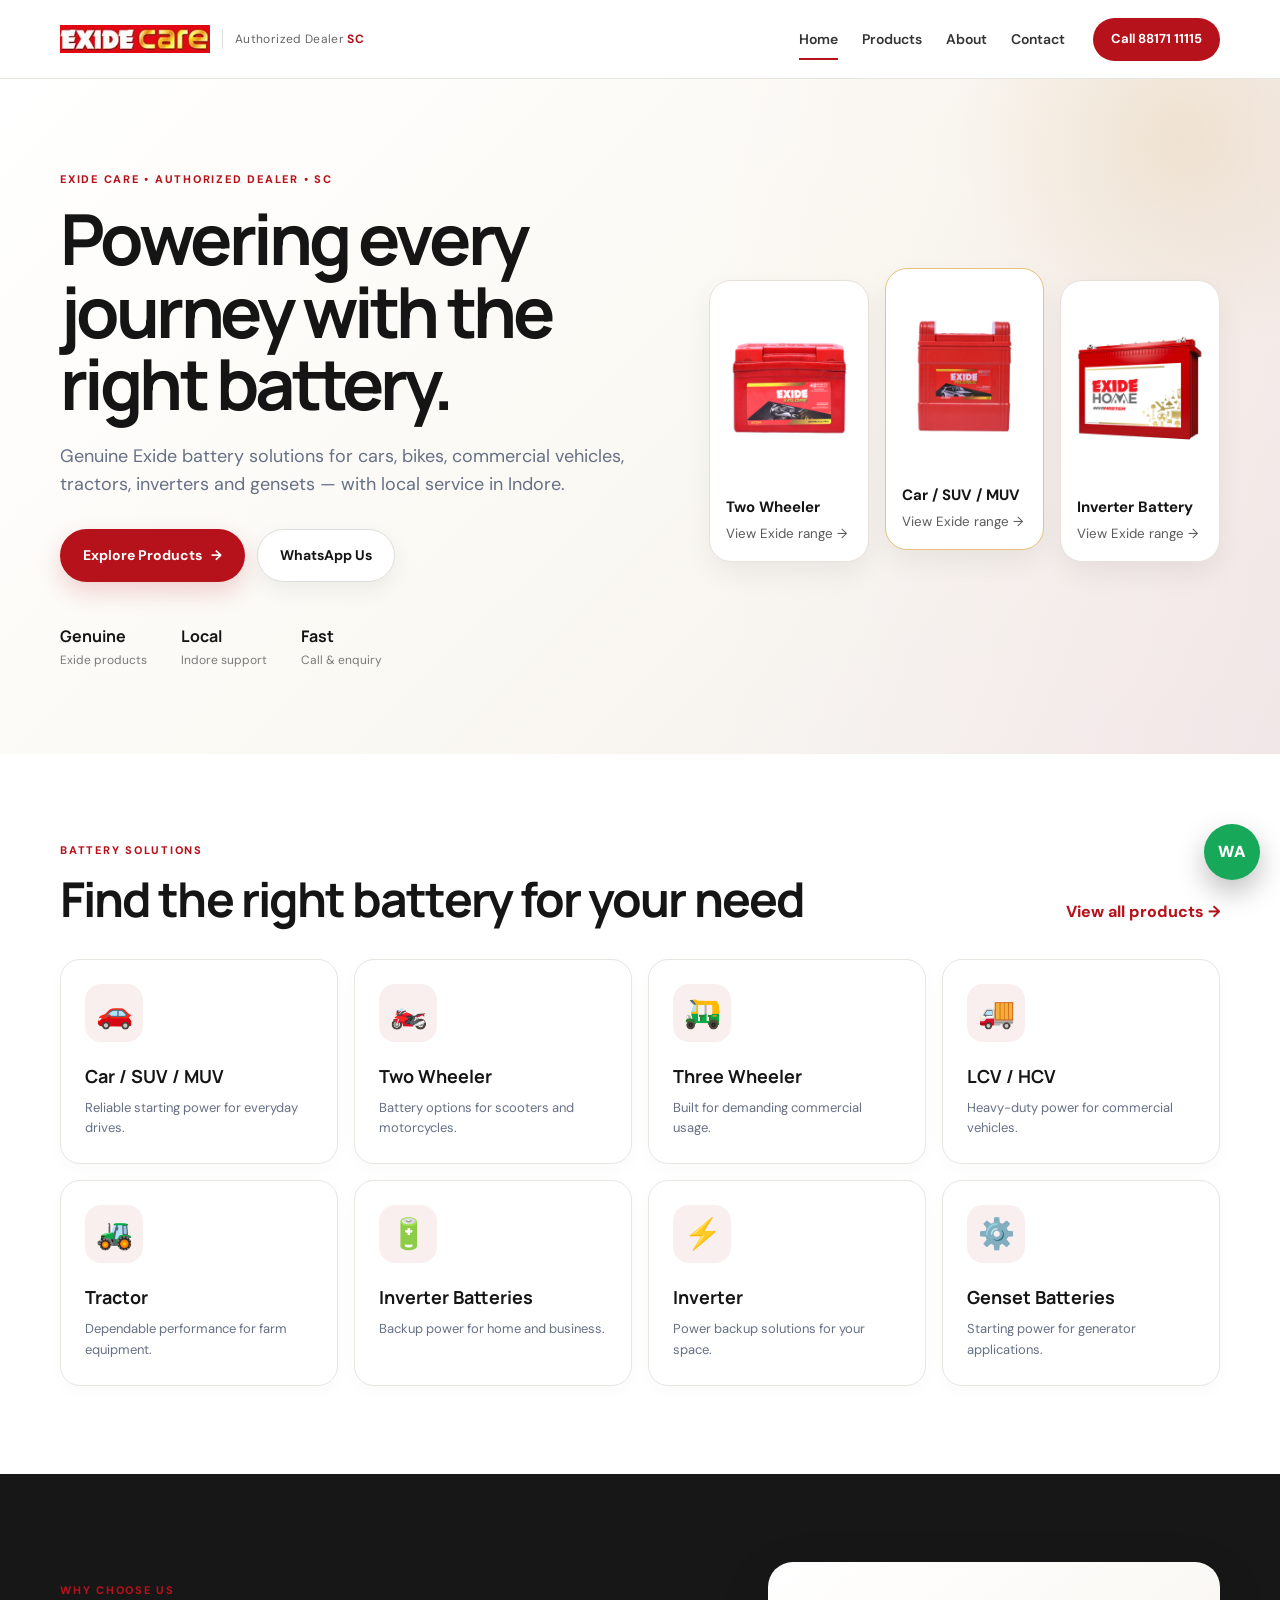
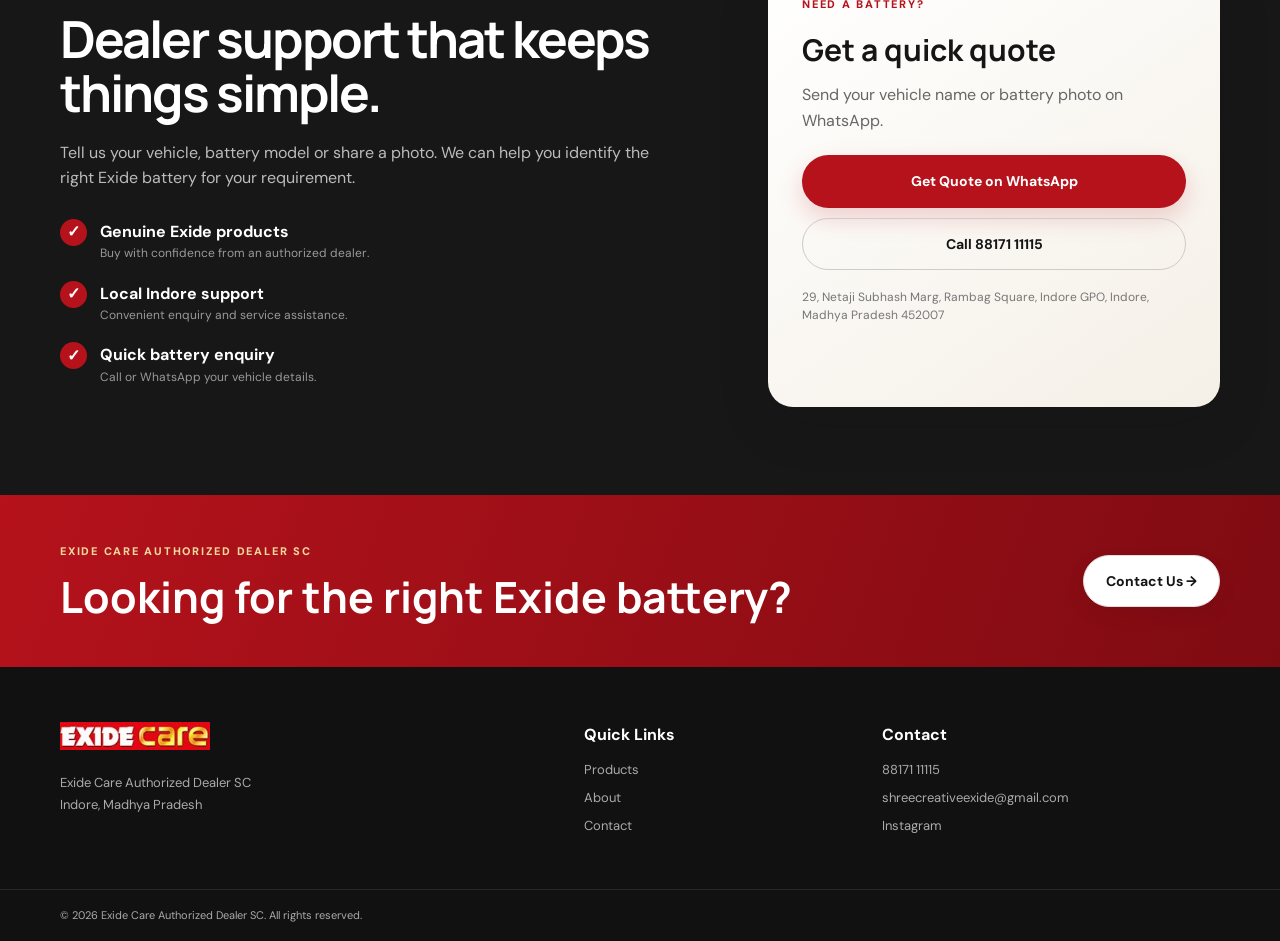
<file: index.html>
<!DOCTYPE html>
<html lang="en">
<head>
  <meta charset="UTF-8">
  <meta name="viewport" content="width=device-width, initial-scale=1.0">
<meta name="keywords" content="Exide battery Indore, Exide Care Indore, car battery Indore, inverter battery Indore, Exide authorized dealer">
  <meta name="theme-color" content="#b5121b">
  <link rel="icon" href="assets/images/logo.jpg">
  <link rel="stylesheet" href="assets/css/style.css">

    <title>Exide Battery Dealer in Indore | Exide Care Authorized Dealer</title>
    <meta name="description" content="Exide Care Authorized Dealer in Indore. Genuine Exide car, bike, inverter, tractor and commercial batteries with doorstep delivery, installation and service.">
    <meta name="robots" content="index, follow">
    <link rel="canonical" href="https://exidecareindore.in/">
    <meta property="og:title" content="Exide Battery Dealer in Indore | Exide Care Authorized Dealer">
    <meta property="og:description" content="Exide Care Authorized Dealer in Indore. Genuine Exide car, bike, inverter, tractor and commercial batteries with doorstep delivery, installation and service.">
    <meta property="og:url" content="https://exidecareindore.in/">
    <meta property="og:type" content="website">


<script type="application/ld+json">
{
  "@context": "https://schema.org",
  "@type": "AutomotiveBusiness",
  "name": "Exide Care Authorized Dealer SC",
  "url": "https://exidecareindore.in/",
  "telephone": "+918817111115",
  "address": {
    "@type": "PostalAddress",
    "streetAddress": "29, Netaji Subhash Marg, Rambag Square",
    "addressLocality": "Indore",
    "addressRegion": "Madhya Pradesh",
    "postalCode": "452007",
    "addressCountry": "IN"
  },
  "areaServed": "Indore",
  "priceRange": "₹₹"
}
</script>

</head>
<body>
  <header class="site-header">
    <div class="container nav-wrap">
      <a class="brand" href="index.html" aria-label="Exide Care Authorized Dealer SC home">
        <img src="assets/images/logo.jpg" alt="Exide Care">
        <span>Authorized Dealer <b>SC</b></span>
      </a>
      <button class="menu-toggle" aria-label="Open menu" aria-expanded="false">☰</button>
      <nav class="nav">
        <a class="active" href="index.html">Home</a>
        <a href="products.html">Products</a>
        <a href="about.html">About</a>
        <a href="contact.html">Contact</a>
      </nav>
      <a class="nav-call" href="tel:+918817111115">Call 88171 11115</a>
    </div></header>

  <main>
    <section class="hero">
      <div class="hero-glow"></div>
      <div class="container hero-grid">
        <div class="hero-copy">
          <div class="eyebrow">EXIDE CARE • AUTHORIZED DEALER • SC</div>
          <h1>Powering every journey with the right battery.</h1>
          <p>Genuine Exide battery solutions for cars, bikes, commercial vehicles, tractors, inverters and gensets — with local service in Indore.</p>
          <div class="hero-actions">
            <a class="btn btn-primary" href="products.html">Explore Products <span>→</span></a>
            <a class="btn btn-light" href="https://wa.me/918817111115?text=Hello%20Exide%20Care%20Authorized%20Dealer%20SC%2C%20I%20need%20a%20battery." target="_blank" rel="noopener">WhatsApp Us</a>
          </div>
          <div class="trust-row">
            <div><strong>Genuine</strong><span>Exide products</span></div>
            <div><strong>Local</strong><span>Indore support</span></div>
            <div><strong>Fast</strong><span>Call & enquiry</span></div>
          </div>
        </div>
        <div class="hero-products real-battery-products" aria-label="Featured Exide battery categories">
          <a class="hero-product-card" href="https://www.exidecare.com/find-exide/batteries-for-two-wheeler/" target="_blank" rel="noopener">
            <div class="hero-product-image real-image"><img src="assets/images/2wheeler-battery.jpg" alt="Exide Xplore two wheeler battery"></div>
            <strong>Two Wheeler</strong><small>View Exide range →</small>
          </a>
          <a class="hero-product-card featured" href="https://www.exidecare.com/find-exide/batteries-for-car-suv-muv" target="_blank" rel="noopener">
            <div class="hero-product-image real-image"><img src="assets/images/car-battery.jpg" alt="Exide Milledge car battery"></div>
            <strong>Car / SUV / MUV</strong><small>View Exide range →</small>
          </a>
          <a class="hero-product-card" href="https://www.exidecare.com/find-exide/batteries-for-inverter/" target="_blank" rel="noopener">
            <div class="hero-product-image real-image"><img src="assets/images/inverter-battery.jpg" alt="Exide Home InvaMaster inverter battery"></div>
            <strong>Inverter Battery</strong><small>View Exide range →</small>
          </a>
        </div>
      </div>
    </section>

    <section class="section categories">
      <div class="container">
        <div class="section-head">
          <div>
            <div class="eyebrow">BATTERY SOLUTIONS</div>
            <h2>Find the right battery for your need</h2>
          </div>
          <a class="text-link" href="products.html">View all products →</a>
        </div>
        <div class="category-grid">
          <a class="category-card" href="products.html#car"><span class="icon">🚗</span><h3>Car / SUV / MUV</h3><p>Reliable starting power for everyday drives.</p></a>
          <a class="category-card" href="products.html#two-wheeler"><span class="icon">🏍️</span><h3>Two Wheeler</h3><p>Battery options for scooters and motorcycles.</p></a>
          <a class="category-card" href="products.html#three-wheeler"><span class="icon">🛺</span><h3>Three Wheeler</h3><p>Built for demanding commercial usage.</p></a>
          <a class="category-card" href="products.html#commercial"><span class="icon">🚚</span><h3>LCV / HCV</h3><p>Heavy-duty power for commercial vehicles.</p></a>
          <a class="category-card" href="products.html#tractor"><span class="icon">🚜</span><h3>Tractor</h3><p>Dependable performance for farm equipment.</p></a>
          <a class="category-card" href="products.html#inverter-battery"><span class="icon">🔋</span><h3>Inverter Batteries</h3><p>Backup power for home and business.</p></a>
          <a class="category-card" href="products.html#inverter"><span class="icon">⚡</span><h3>Inverter</h3><p>Power backup solutions for your space.</p></a>
          <a class="category-card" href="products.html#genset"><span class="icon">⚙️</span><h3>Genset Batteries</h3><p>Starting power for generator applications.</p></a>
        </div>
      </div>
    </section>

    <section class="section split-section">
      <div class="container split-grid">
        <div class="service-panel">
          <div class="eyebrow">WHY CHOOSE US</div>
          <h2>Dealer support that keeps things simple.</h2>
          <p>Tell us your vehicle, battery model or share a photo. We can help you identify the right Exide battery for your requirement.</p>
          <div class="feature-list">
            <div><span>✓</span><div><b>Genuine Exide products</b><small>Buy with confidence from an authorized dealer.</small></div></div>
            <div><span>✓</span><div><b>Local Indore support</b><small>Convenient enquiry and service assistance.</small></div></div>
            <div><span>✓</span><div><b>Quick battery enquiry</b><small>Call or WhatsApp your vehicle details.</small></div></div>
          </div>
        </div>
        <div class="contact-panel">
          <div class="eyebrow">NEED A BATTERY?</div>
          <h3>Get a quick quote</h3>
          <p>Send your vehicle name or battery photo on WhatsApp.</p>
          <a class="btn btn-primary full" href="https://wa.me/918817111115?text=Hello%2C%20I%20need%20a%20battery%20quote.%20Vehicle%2FModel%3A%20" target="_blank" rel="noopener">Get Quote on WhatsApp</a>
          <a class="btn btn-outline full" href="tel:+918817111115">Call 88171 11115</a>
          <div class="mini-address">29, Netaji Subhash Marg, Rambag Square, Indore GPO, Indore, Madhya Pradesh 452007</div>
        </div>
      </div>
    </section>

    <section class="cta-strip">
      <div class="container cta-inner">
        <div><div class="eyebrow">EXIDE CARE AUTHORIZED DEALER SC</div><h2>Looking for the right Exide battery?</h2></div>
        <a class="btn btn-light" href="contact.html">Contact Us →</a>
      </div>
    </section>
  </main>

  <footer class="footer">
    <div class="container footer-grid">
      <div><img src="assets/images/logo.jpg" alt="Exide Care" class="footer-logo"><p>Exide Care Authorized Dealer SC<br>Indore, Madhya Pradesh</p></div>
      <div><h4>Quick Links</h4><a href="products.html">Products</a><a href="about.html">About</a><a href="contact.html">Contact</a></div>
      <div><h4>Contact</h4><a href="tel:+918817111115">88171 11115</a><a href="mailto:shreecreativeexide@gmail.com">shreecreativeexide@gmail.com</a><a href="https://www.instagram.com/exidecareauthorizeddealer/" target="_blank" rel="noopener">Instagram</a></div>
    </div>
    <div class="footer-bottom"><div class="container">© 2026 Exide Care Authorized Dealer SC. All rights reserved.</div></div>
  </footer>
  <a class="floating-wa" href="https://wa.me/918817111115" target="_blank" rel="noopener" aria-label="WhatsApp">WA</a>
  <script src="assets/js/main.js"></script>
</body>
</html>
</file>
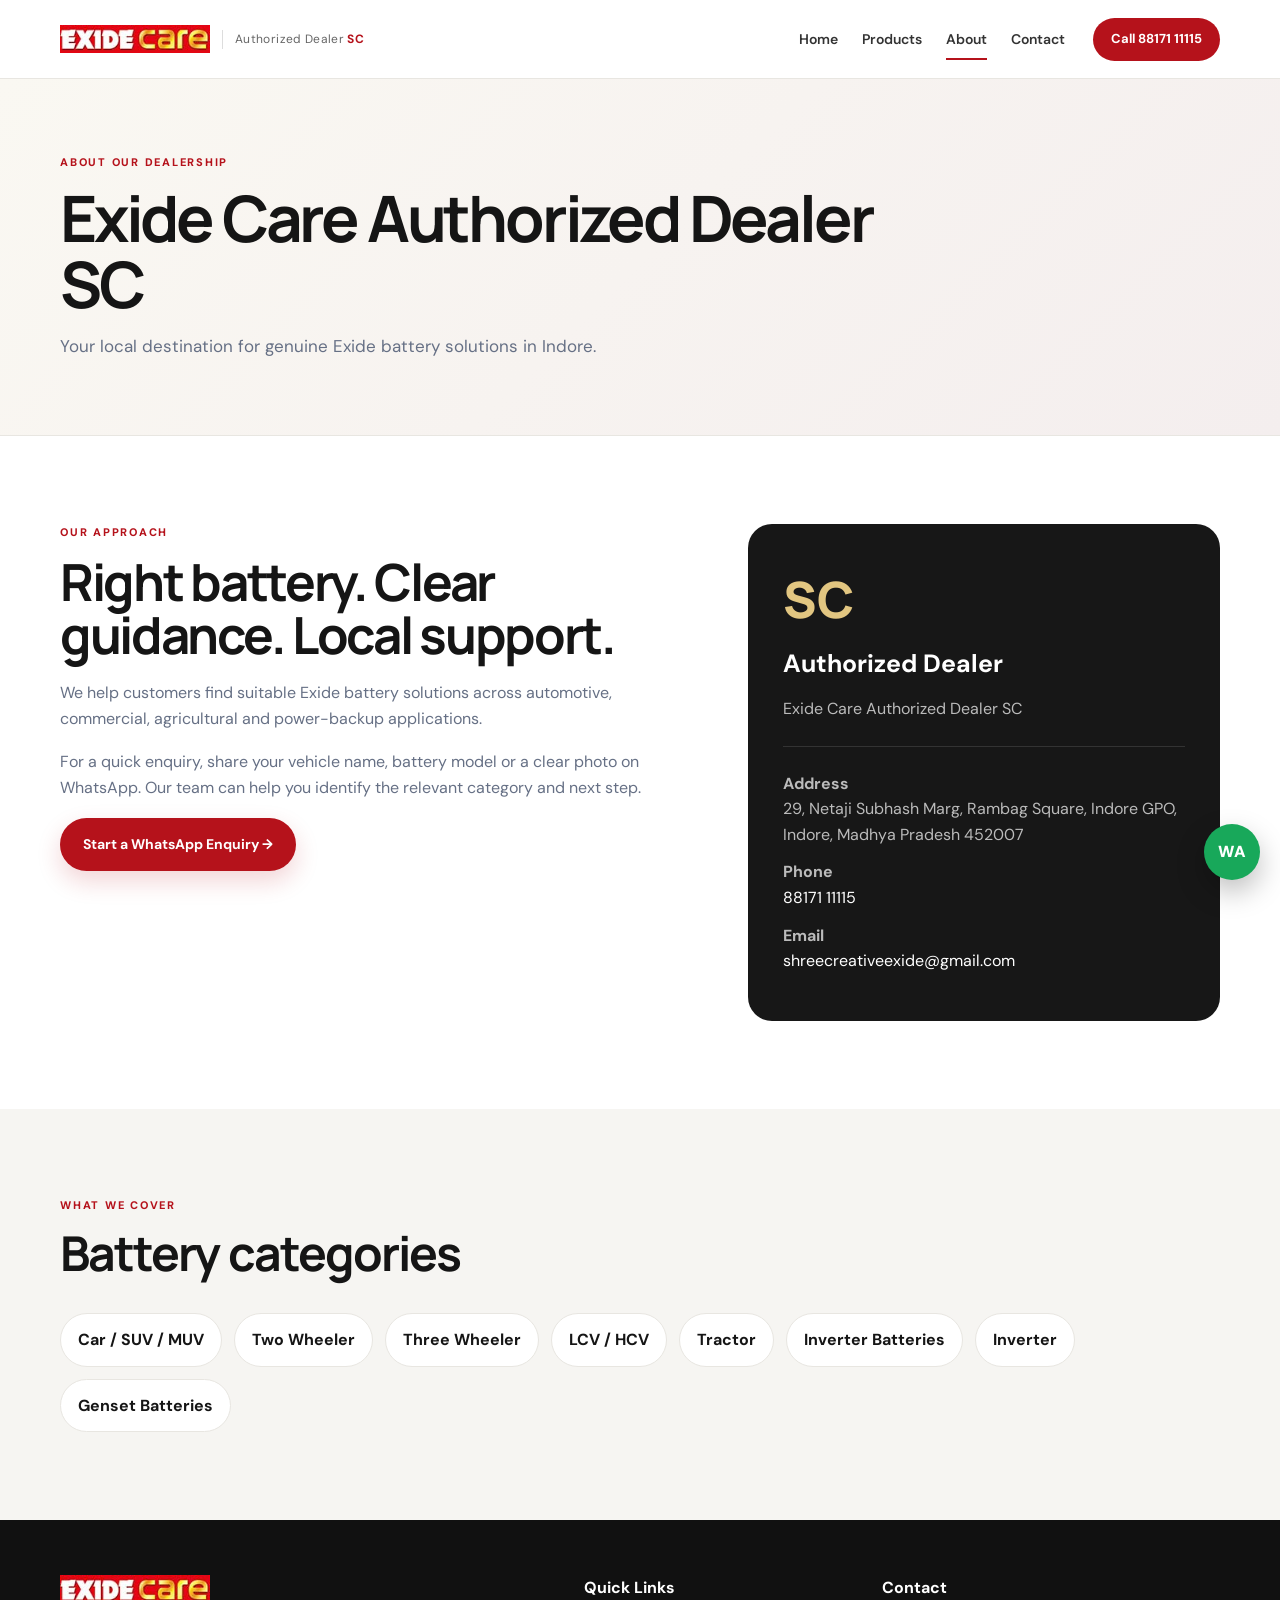
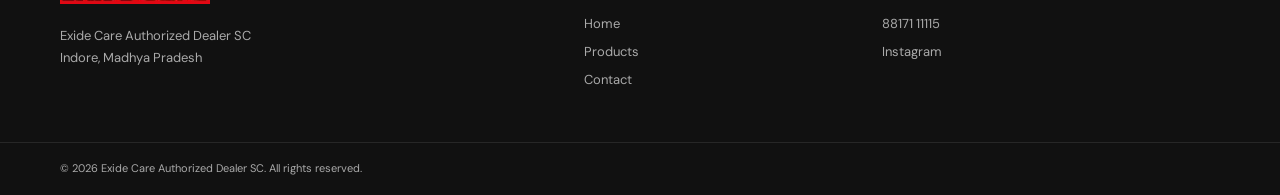
<file: about.html>
<!DOCTYPE html>
<html lang="en"><head>
<meta charset="UTF-8"><meta name="viewport" content="width=device-width, initial-scale=1.0">
<link rel="icon" href="assets/images/logo.jpg"><link rel="stylesheet" href="assets/css/style.css">

    <title>About Exide Care Authorized Dealer | Indore</title>
    <meta name="description" content="Exide Care Authorized Dealer in Indore providing genuine Exide batteries, installation, doorstep service and battery support for vehicles and inverters.">
    <meta name="robots" content="index, follow">
    <link rel="canonical" href="https://exidecareindore.in/about.html">
    <meta property="og:title" content="About Exide Care Authorized Dealer | Indore">
    <meta property="og:description" content="Exide Care Authorized Dealer in Indore providing genuine Exide batteries, installation, doorstep service and battery support for vehicles and inverters.">
    <meta property="og:url" content="https://exidecareindore.in/about.html">
    <meta property="og:type" content="website">

</head><body>
<header class="site-header"><div class="container nav-wrap">
<a class="brand" href="index.html"><img src="assets/images/logo.jpg" alt="Exide Care"><span>Authorized Dealer <b>SC</b></span></a>
<button class="menu-toggle" aria-label="Open menu" aria-expanded="false">☰</button>
<nav class="nav"><a href="index.html">Home</a><a href="products.html">Products</a><a class="active" href="about.html">About</a><a href="contact.html">Contact</a></nav>
<a class="nav-call" href="tel:+918817111115">Call 88171 11115</a></div></header>
<main>
<section class="page-hero"><div class="container"><div class="eyebrow">ABOUT OUR DEALERSHIP</div><h1>Exide Care Authorized Dealer SC</h1><p>Your local destination for genuine Exide battery solutions in Indore.</p></div></section>
<section class="section"><div class="container about-grid">
<div class="about-copy"><div class="eyebrow">OUR APPROACH</div><h2>Right battery. Clear guidance. Local support.</h2><p>We help customers find suitable Exide battery solutions across automotive, commercial, agricultural and power-backup applications.</p><p>For a quick enquiry, share your vehicle name, battery model or a clear photo on WhatsApp. Our team can help you identify the relevant category and next step.</p><a class="btn btn-primary" href="https://wa.me/918817111115" target="_blank" rel="noopener">Start a WhatsApp Enquiry →</a></div>
<div class="info-card"><div class="info-number">SC</div><h3>Authorized Dealer</h3><p>Exide Care Authorized Dealer SC</p><hr><p><b>Address</b><br>29, Netaji Subhash Marg, Rambag Square, Indore GPO, Indore, Madhya Pradesh 452007</p><p><b>Phone</b><br><a href="tel:+918817111115">88171 11115</a></p><p><b>Email</b><br><a href="mailto:shreecreativeexide@gmail.com">shreecreativeexide@gmail.com</a></p></div>
</div></section>
<section class="section light-section"><div class="container"><div class="section-head"><div><div class="eyebrow">WHAT WE COVER</div><h2>Battery categories</h2></div></div><div class="pill-grid"><span>Car / SUV / MUV</span><span>Two Wheeler</span><span>Three Wheeler</span><span>LCV / HCV</span><span>Tractor</span><span>Inverter Batteries</span><span>Inverter</span><span>Genset Batteries</span></div></div></section>
</main>
<footer class="footer"><div class="container footer-grid"><div><img src="assets/images/logo.jpg" class="footer-logo" alt="Exide Care"><p>Exide Care Authorized Dealer SC<br>Indore, Madhya Pradesh</p></div><div><h4>Quick Links</h4><a href="index.html">Home</a><a href="products.html">Products</a><a href="contact.html">Contact</a></div><div><h4>Contact</h4><a href="tel:+918817111115">88171 11115</a><a href="https://www.instagram.com/exidecareauthorizeddealer/" target="_blank" rel="noopener">Instagram</a></div></div><div class="footer-bottom"><div class="container">© 2026 Exide Care Authorized Dealer SC. All rights reserved.</div></div></footer>
<a class="floating-wa" href="https://wa.me/918817111115" target="_blank" rel="noopener">WA</a><script src="assets/js/main.js"></script>
</body></html>
</file>
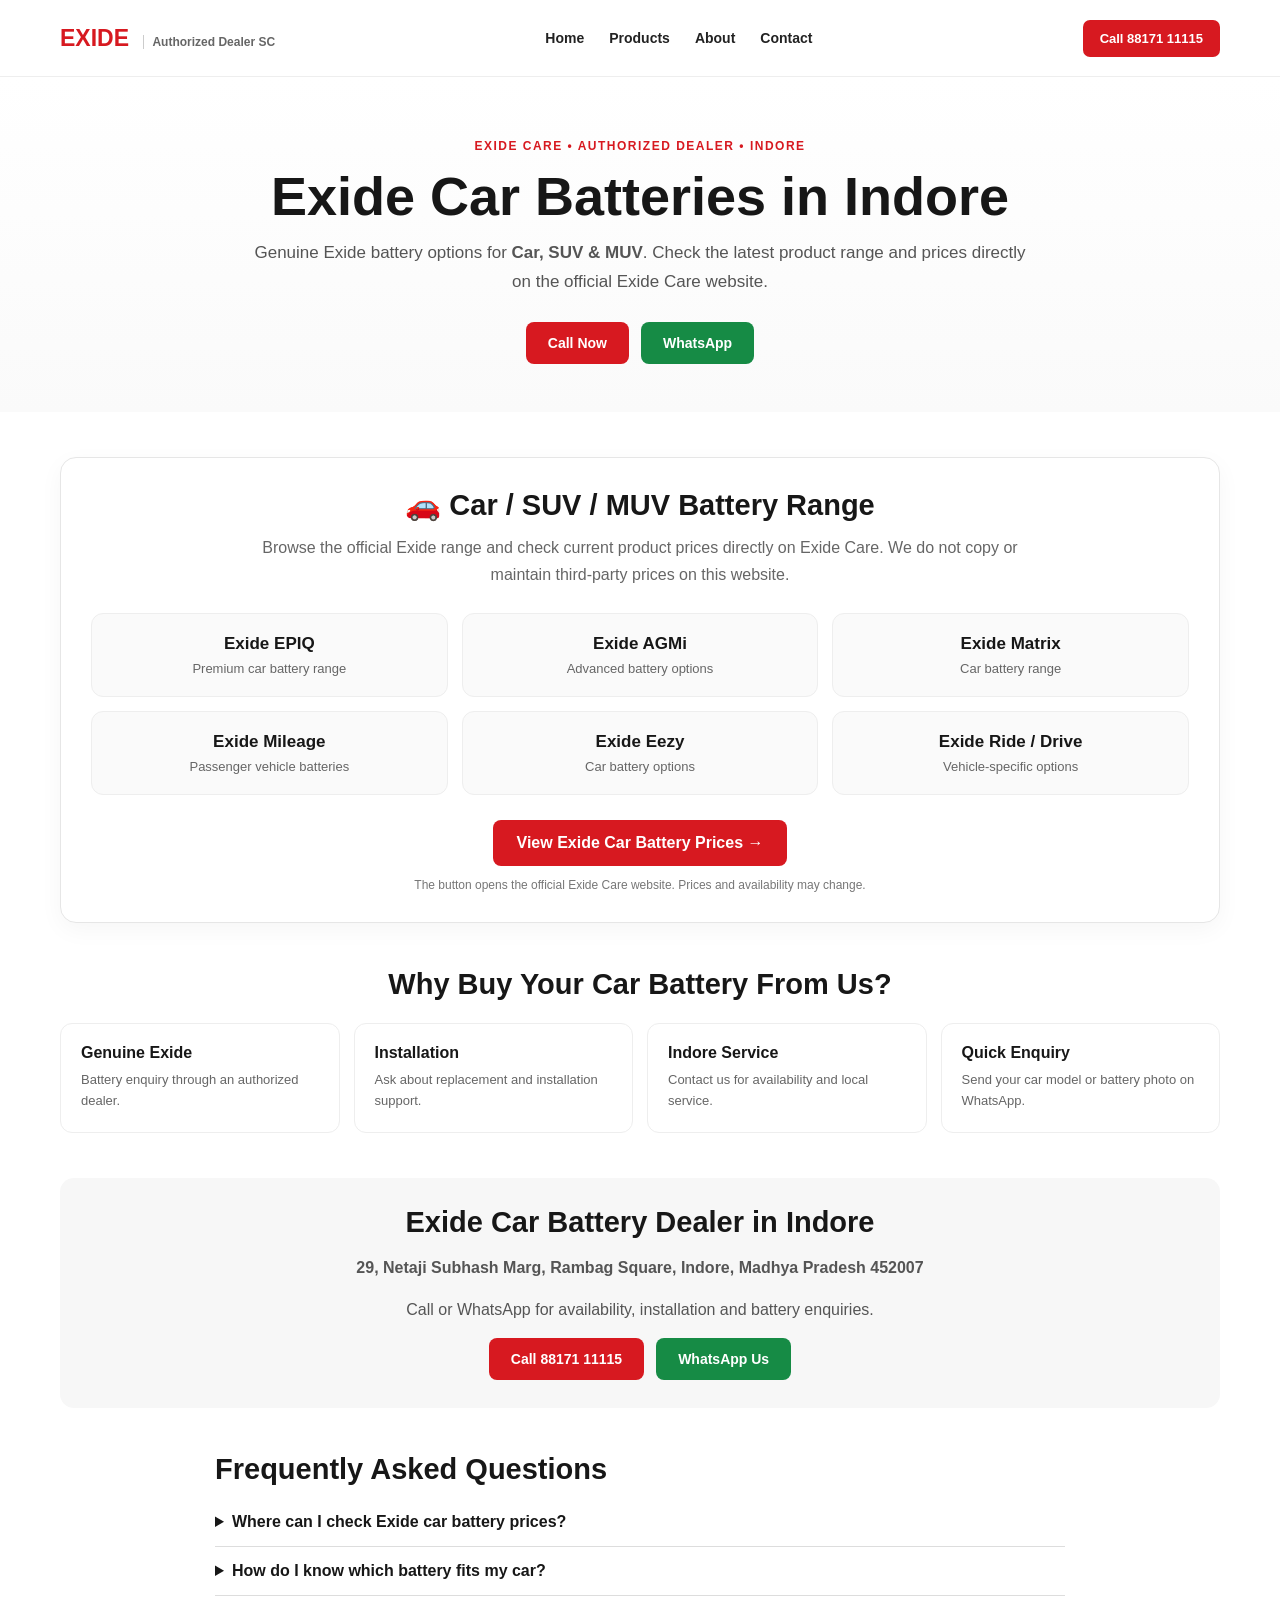
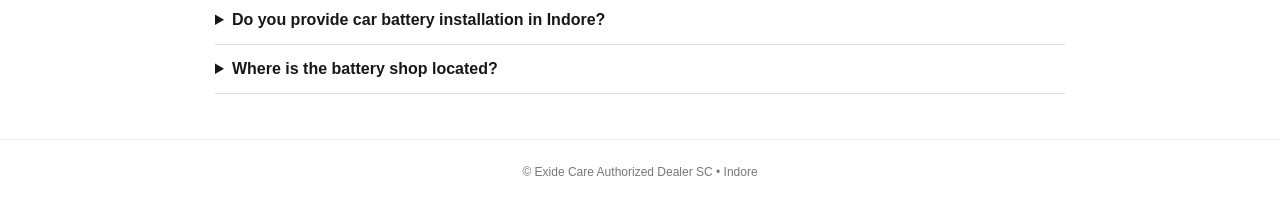
<file: car-battery-indore.html>
<!DOCTYPE html>
<html lang="en">
<head>
<meta charset="UTF-8">
<meta name="viewport" content="width=device-width, initial-scale=1.0">
<title>Exide Car Battery Dealer in Indore | Car, SUV & MUV Batteries</title>
<meta name="description" content="Exide car, SUV and MUV battery dealer in Indore. Check current Exide battery prices directly on the official Exide Care website. Call or WhatsApp for availability and installation.">
<meta name="robots" content="index, follow">
<link rel="canonical" href="https://exidecareindore.in/car-battery-indore.html">
<link rel="icon" href="favicon.ico">
<style>
*{box-sizing:border-box}
body{margin:0;background:#fff;color:#171717;font-family:Arial,Helvetica,sans-serif}
a{text-decoration:none}
.wrap{width:min(1160px,92%);margin:auto}
.header{border-bottom:1px solid #eee;background:#fff}
.nav{min-height:76px;display:flex;align-items:center;justify-content:space-between;gap:22px}
.logo{font-size:23px;font-weight:800;color:#d71920}
.logo small{font-size:12px;color:#666;font-weight:600;margin-left:8px;padding-left:8px;border-left:1px solid #ccc}
.navlinks{display:flex;gap:25px}
.navlinks a{color:#222;font-size:14px;font-weight:600}
.phone{background:#d71920;color:#fff;padding:11px 17px;border-radius:7px;font-size:13px;font-weight:700}
.hero{padding:62px 0 48px;text-align:center;background:linear-gradient(180deg,#fff,#fafafa)}
.tag{color:#d71920;font-size:12px;font-weight:800;letter-spacing:1.5px}
h1{font-size:clamp(34px,5vw,54px);line-height:1.08;margin:14px 0}
.hero p{max-width:780px;margin:0 auto 25px;color:#555;font-size:17px;line-height:1.7}
.buttons{display:flex;justify-content:center;gap:12px;flex-wrap:wrap}
.btn{padding:13px 22px;border-radius:8px;font-weight:700;font-size:14px;display:inline-block}
.red{background:#d71920;color:#fff}.green{background:#168b45;color:#fff}
.section{padding:45px 0}
.panel{border:1px solid #e6e6e6;border-radius:16px;padding:30px;background:#fff;box-shadow:0 7px 25px rgba(0,0,0,.04);text-align:center}
h2{font-size:29px;margin:0 0 12px}
.sub{max-width:780px;margin:0 auto 25px;color:#666;line-height:1.7}
.grid{display:grid;grid-template-columns:repeat(3,1fr);gap:14px;margin:25px 0}
.item{border:1px solid #eee;border-radius:12px;background:#fafafa;padding:20px}
.item h3{margin:0 0 7px;font-size:17px}.item p{margin:0;color:#666;font-size:13px}
.official{display:inline-block;background:#d71920;color:#fff;padding:14px 24px;border-radius:8px;font-weight:800}
.note{font-size:12px;color:#777;margin-top:12px}
.benefits{display:grid;grid-template-columns:repeat(4,1fr);gap:14px}
.benefit{border:1px solid #eee;border-radius:12px;padding:20px}
.benefit h3{font-size:16px;margin:0 0 8px}.benefit p{font-size:13px;color:#666;line-height:1.6;margin:0}
.location{background:#f7f7f7;border-radius:14px;padding:28px;text-align:center}
.location p{line-height:1.6;color:#555}
.faq{max-width:850px;margin:auto}
.faq details{border-bottom:1px solid #ddd;padding:15px 0}
.faq summary{font-weight:700;cursor:pointer}
footer{border-top:1px solid #eee;padding:25px 0;text-align:center;color:#777;font-size:12px}
@media(max-width:800px){.navlinks{display:none}.grid{grid-template-columns:1fr 1fr}.benefits{grid-template-columns:1fr 1fr}}
@media(max-width:520px){.nav{min-height:65px}.logo{font-size:19px}.logo small{display:none}.grid,.benefits{grid-template-columns:1fr}h1{font-size:36px}.hero{padding-top:45px}}
</style>
</head>
<body>
<header class="header">
 <div class="wrap nav">
  <a class="logo" href="index.html">EXIDE <small>Authorized Dealer SC</small></a>
  <nav class="navlinks">
   <a href="index.html">Home</a>
   <a href="products.html">Products</a>
   <a href="about.html">About</a>
   <a href="contact.html">Contact</a>
  </nav>
  <a class="phone" href="tel:+918817111115">Call 88171 11115</a>
 </div>
</header>

<main>
<section class="hero">
 <div class="wrap">
  <div class="tag">EXIDE CARE • AUTHORIZED DEALER • INDORE</div>
  <h1>Exide Car Batteries in Indore</h1>
  <p>Genuine Exide battery options for <strong>Car, SUV &amp; MUV</strong>. Check the latest product range and prices directly on the official Exide Care website.</p>
  <div class="buttons">
   <a class="btn red" href="tel:+918817111115">Call Now</a>
   <a class="btn green" href="https://wa.me/918817111115" target="_blank" rel="noopener">WhatsApp</a>
  </div>
 </div>
</section>

<section class="section">
 <div class="wrap">
  <div class="panel">
   <h2>🚗 Car / SUV / MUV Battery Range</h2>
   <p class="sub">Browse the official Exide range and check current product prices directly on Exide Care. We do not copy or maintain third-party prices on this website.</p>
   <div class="grid">
    <div class="item"><h3>Exide EPIQ</h3><p>Premium car battery range</p></div>
    <div class="item"><h3>Exide AGMi</h3><p>Advanced battery options</p></div>
    <div class="item"><h3>Exide Matrix</h3><p>Car battery range</p></div>
    <div class="item"><h3>Exide Mileage</h3><p>Passenger vehicle batteries</p></div>
    <div class="item"><h3>Exide Eezy</h3><p>Car battery options</p></div>
    <div class="item"><h3>Exide Ride / Drive</h3><p>Vehicle-specific options</p></div>
   </div>
   <a class="official" href="https://www.exidecare.com/find-exide/batteries-for-car-suv-muv" target="_blank" rel="noopener noreferrer">View Exide Car Battery Prices →</a>
   <div class="note">The button opens the official Exide Care website. Prices and availability may change.</div>
  </div>
 </div>
</section>

<section class="section" style="padding-top:0">
 <div class="wrap">
  <h2 style="text-align:center;margin-bottom:22px">Why Buy Your Car Battery From Us?</h2>
  <div class="benefits">
   <div class="benefit"><h3>Genuine Exide</h3><p>Battery enquiry through an authorized dealer.</p></div>
   <div class="benefit"><h3>Installation</h3><p>Ask about replacement and installation support.</p></div>
   <div class="benefit"><h3>Indore Service</h3><p>Contact us for availability and local service.</p></div>
   <div class="benefit"><h3>Quick Enquiry</h3><p>Send your car model or battery photo on WhatsApp.</p></div>
  </div>
 </div>
</section>

<section class="section" style="padding-top:0">
 <div class="wrap">
  <div class="location">
   <h2>Exide Car Battery Dealer in Indore</h2>
   <p><strong>29, Netaji Subhash Marg, Rambag Square, Indore, Madhya Pradesh 452007</strong></p>
   <p>Call or WhatsApp for availability, installation and battery enquiries.</p>
   <div class="buttons">
    <a class="btn red" href="tel:+918817111115">Call 88171 11115</a>
    <a class="btn green" href="https://wa.me/918817111115" target="_blank" rel="noopener">WhatsApp Us</a>
   </div>
  </div>
 </div>
</section>

<section class="section" style="padding-top:0">
 <div class="wrap faq">
  <h2>Frequently Asked Questions</h2>
  <details><summary>Where can I check Exide car battery prices?</summary><p>Click “View Exide Car Battery Prices” above. It opens the official Exide Care car/SUV/MUV battery range.</p></details>
  <details><summary>How do I know which battery fits my car?</summary><p>Send your car make/model or a clear photo of your existing battery. We can help check the suitable specification and availability.</p></details>
  <details><summary>Do you provide car battery installation in Indore?</summary><p>Contact us to confirm installation and doorstep service availability for your location.</p></details>
  <details><summary>Where is the battery shop located?</summary><p>29, Netaji Subhash Marg, Rambag Square, Indore, Madhya Pradesh 452007.</p></details>
 </div>
</section>
</main>

<footer>© Exide Care Authorized Dealer SC • Indore</footer>
</body>
</html>
</file>
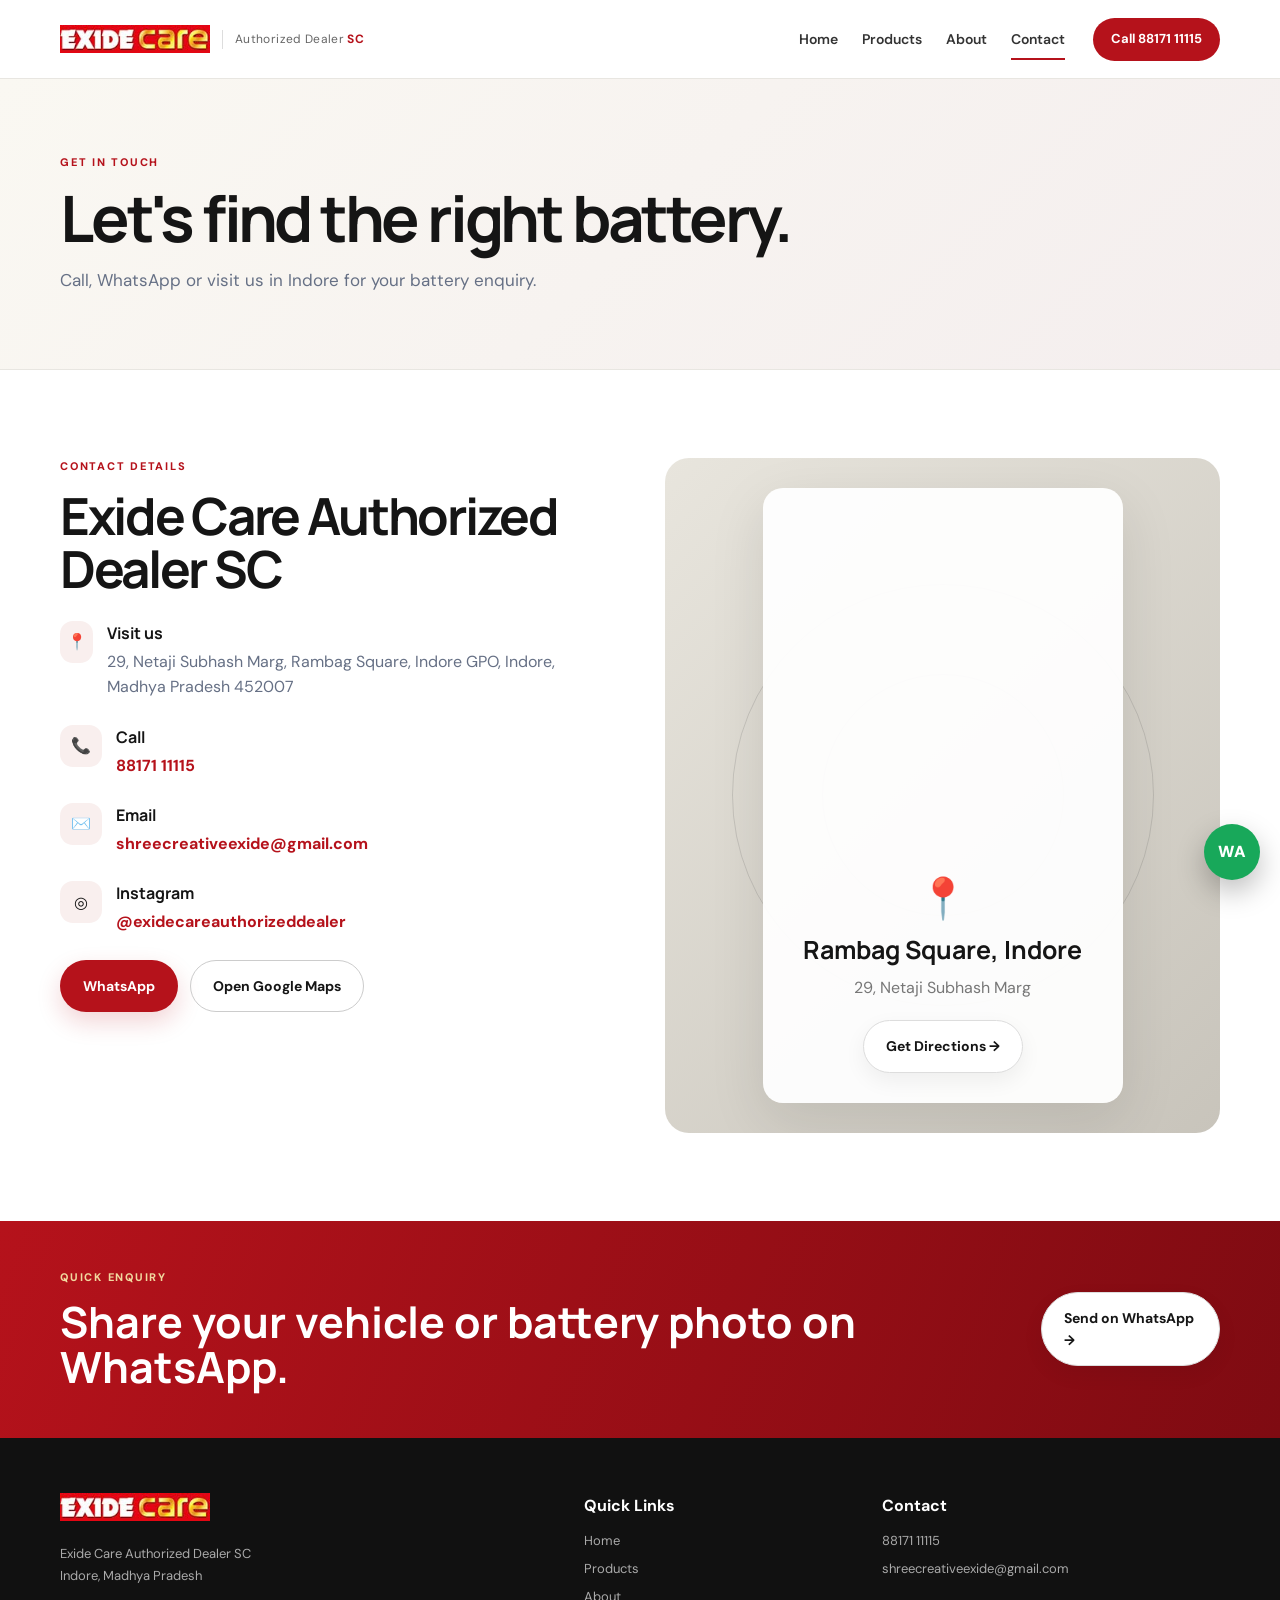
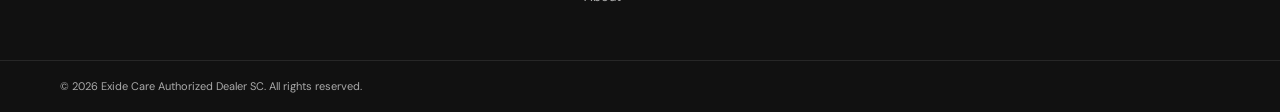
<file: contact.html>
<!DOCTYPE html>
<html lang="en"><head>
<meta charset="UTF-8"><meta name="viewport" content="width=device-width, initial-scale=1.0">
<link rel="icon" href="assets/images/logo.jpg"><link rel="stylesheet" href="assets/css/style.css">

    <title>Contact Exide Battery Dealer in Indore | Exide Care</title>
    <meta name="description" content="Contact Exide Care Authorized Dealer in Indore for genuine Exide batteries, battery replacement, installation, doorstep service and enquiries.">
    <meta name="robots" content="index, follow">
    <link rel="canonical" href="https://exidecareindore.in/contact.html">
    <meta property="og:title" content="Contact Exide Battery Dealer in Indore | Exide Care">
    <meta property="og:description" content="Contact Exide Care Authorized Dealer in Indore for genuine Exide batteries, battery replacement, installation, doorstep service and enquiries.">
    <meta property="og:url" content="https://exidecareindore.in/contact.html">
    <meta property="og:type" content="website">

</head><body>
<header class="site-header"><div class="container nav-wrap">
<a class="brand" href="index.html"><img src="assets/images/logo.jpg" alt="Exide Care"><span>Authorized Dealer <b>SC</b></span></a>
<button class="menu-toggle" aria-label="Open menu" aria-expanded="false">☰</button>
<nav class="nav"><a href="index.html">Home</a><a href="products.html">Products</a><a href="about.html">About</a><a class="active" href="contact.html">Contact</a></nav>
<a class="nav-call" href="tel:+918817111115">Call 88171 11115</a></div></header>
<main>
<section class="page-hero"><div class="container"><div class="eyebrow">GET IN TOUCH</div><h1>Let's find the right battery.</h1><p>Call, WhatsApp or visit us in Indore for your battery enquiry.</p></div></section>
<section class="section"><div class="container contact-grid">
<div class="contact-info"><div class="eyebrow">CONTACT DETAILS</div><h2>Exide Care Authorized Dealer SC</h2>
<div class="contact-item"><span>📍</span><div><b>Visit us</b><p>29, Netaji Subhash Marg, Rambag Square, Indore GPO, Indore, Madhya Pradesh 452007</p></div></div>
<div class="contact-item"><span>📞</span><div><b>Call</b><p><a href="tel:+918817111115">88171 11115</a></p></div></div>
<div class="contact-item"><span>✉️</span><div><b>Email</b><p><a href="mailto:shreecreativeexide@gmail.com">shreecreativeexide@gmail.com</a></p></div></div>
<div class="contact-item"><span>◎</span><div><b>Instagram</b><p><a href="https://www.instagram.com/exidecareauthorizeddealer/" target="_blank" rel="noopener">@exidecareauthorizeddealer</a></p></div></div>
<div class="hero-actions"><a class="btn btn-primary" href="https://wa.me/918817111115" target="_blank" rel="noopener">WhatsApp</a><a class="btn btn-outline" href="https://www.google.com/maps/search/?api=1&query=Exide%20Care%20Authorized%20Dealer%2C%2029%20Netaji%20Subhash%20Marg%2C%20Rambag%20Square%2C%20Indore%2C%20Madhya%20Pradesh%20452007" target="_blank" rel="noopener">Open Google Maps</a></div>
</div>
<div class="map-card"><div class="map-placeholder"><iframe src="https://www.google.com/maps?q=Exide%20Care%20Authorized%20Dealer%2C%2029%20Netaji%20Subhash%20Marg%2C%20Rambag%20Square%2C%20Indore%2C%20Madhya%20Pradesh%20452007&output=embed" width="100%25" height="320" style="border:0; border-radius:18px; margin-bottom:20px;" loading="lazy" allowfullscreen referrerpolicy="no-referrer-when-downgrade"></iframe><div class="map-pin">📍</div><h3>Rambag Square, Indore</h3><p>29, Netaji Subhash Marg</p><a class="btn btn-light" href="https://www.google.com/maps/search/?api=1&query=Exide%20Care%20Authorized%20Dealer%2C%2029%20Netaji%20Subhash%20Marg%2C%20Rambag%20Square%2C%20Indore%2C%20Madhya%20Pradesh%20452007" target="_blank" rel="noopener">Get Directions →</a></div></div>
</div></section>
<section class="cta-strip"><div class="container cta-inner"><div><div class="eyebrow">QUICK ENQUIRY</div><h2>Share your vehicle or battery photo on WhatsApp.</h2></div><a class="btn btn-light" href="https://wa.me/918817111115?text=Hello%20Exide%20Care%20Authorized%20Dealer%20SC%2C%20I%20need%20help%20with%20a%20battery." target="_blank" rel="noopener">Send on WhatsApp →</a></div></section>
</main>
<footer class="footer"><div class="container footer-grid"><div><img src="assets/images/logo.jpg" class="footer-logo" alt="Exide Care"><p>Exide Care Authorized Dealer SC<br>Indore, Madhya Pradesh</p></div><div><h4>Quick Links</h4><a href="index.html">Home</a><a href="products.html">Products</a><a href="about.html">About</a></div><div><h4>Contact</h4><a href="tel:+918817111115">88171 11115</a><a href="mailto:shreecreativeexide@gmail.com">shreecreativeexide@gmail.com</a></div></div><div class="footer-bottom"><div class="container">© 2026 Exide Care Authorized Dealer SC. All rights reserved.</div></div></footer>
<a class="floating-wa" href="https://wa.me/918817111115" target="_blank" rel="noopener">WA</a><script src="assets/js/main.js"></script>
</body></html>
</file>
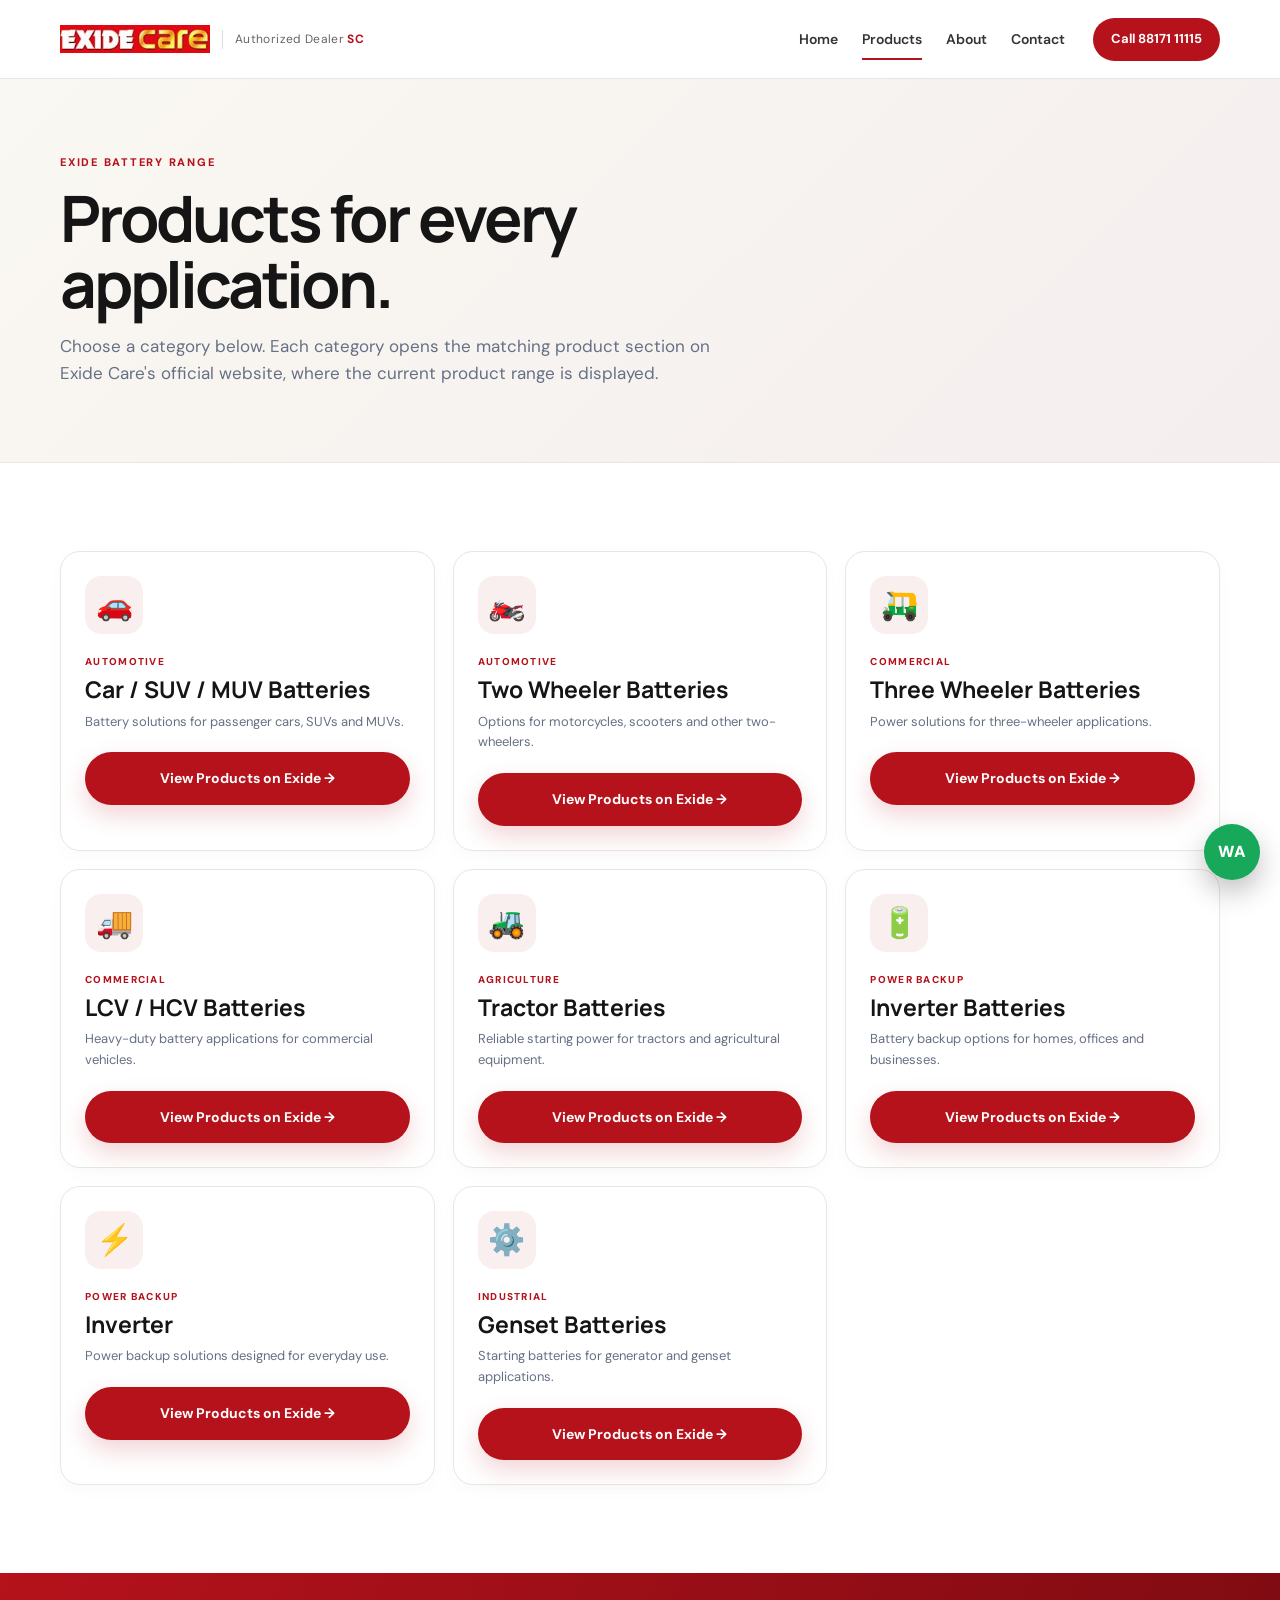
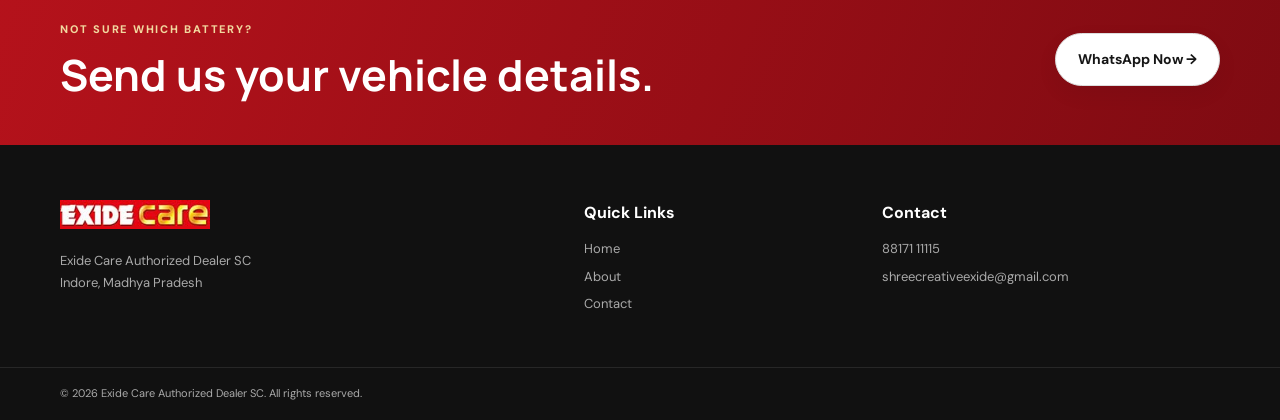
<file: products.html>
<!DOCTYPE html>
<html lang="en">
<head>
  <meta charset="UTF-8"><meta name="viewport" content="width=device-width, initial-scale=1.0">
<link rel="icon" href="assets/images/logo.jpg"><link rel="stylesheet" href="assets/css/style.css">

    <title>Exide Batteries in Indore | Car, Bike & Inverter Batteries</title>
    <meta name="description" content="Explore genuine Exide batteries in Indore for cars, two wheelers, tractors, commercial vehicles, inverters and gensets. Call or WhatsApp for availability and price.">
    <meta name="robots" content="index, follow">
    <link rel="canonical" href="https://exidecareindore.in/products.html">
    <meta property="og:title" content="Exide Batteries in Indore | Car, Bike & Inverter Batteries">
    <meta property="og:description" content="Explore genuine Exide batteries in Indore for cars, two wheelers, tractors, commercial vehicles, inverters and gensets. Call or WhatsApp for availability and price.">
    <meta property="og:url" content="https://exidecareindore.in/products.html">
    <meta property="og:type" content="website">

</head>
<body>
<header class="site-header"><div class="container nav-wrap">
  <a class="brand" href="index.html"><img src="assets/images/logo.jpg" alt="Exide Care"><span>Authorized Dealer <b>SC</b></span></a>
  <button class="menu-toggle" aria-label="Open menu" aria-expanded="false">☰</button>
  <nav class="nav"><a href="index.html">Home</a><a class="active" href="products.html">Products</a><a href="about.html">About</a><a href="contact.html">Contact</a></nav>
  <a class="nav-call" href="tel:+918817111115">Call 88171 11115</a>
</div></header>

<main>
<section class="page-hero"><div class="container"><div class="eyebrow">EXIDE BATTERY RANGE</div><h1>Products for every application.</h1><p>Choose a category below. Each category opens the matching product section on Exide Care's official website, where the current product range is displayed.</p></div></section>
<section class="section"><div class="container">
  <div class="product-grid">
    <article class="product-card" id="car"><div class="product-icon">🚗</div><div class="tag">AUTOMOTIVE</div><h2>Car / SUV / MUV Batteries</h2><p>Battery solutions for passenger cars, SUVs and MUVs.</p><a href="https://www.exidecare.com/find-exide/batteries-for-car-suv-muv" target="_blank" rel="noopener" class="btn btn-primary">View Products on Exide →</a></article>
    <article class="product-card" id="two-wheeler"><div class="product-icon">🏍️</div><div class="tag">AUTOMOTIVE</div><h2>Two Wheeler Batteries</h2><p>Options for motorcycles, scooters and other two-wheelers.</p><a href="https://www.exidecare.com/find-exide/batteries-for-two-wheeler/" target="_blank" rel="noopener" class="btn btn-primary">View Products on Exide →</a></article>
    <article class="product-card" id="three-wheeler"><div class="product-icon">🛺</div><div class="tag">COMMERCIAL</div><h2>Three Wheeler Batteries</h2><p>Power solutions for three-wheeler applications.</p><a href="https://www.exidecare.com/find-exide/batteries-for-three-wheeler" target="_blank" rel="noopener" class="btn btn-primary">View Products on Exide →</a></article>
    <article class="product-card" id="commercial"><div class="product-icon">🚚</div><div class="tag">COMMERCIAL</div><h2>LCV / HCV Batteries</h2><p>Heavy-duty battery applications for commercial vehicles.</p><a href="https://www.exidecare.com/find-exide/batteries-for-lcv-hcv" target="_blank" rel="noopener" class="btn btn-primary">View Products on Exide →</a></article>
    <article class="product-card" id="tractor"><div class="product-icon">🚜</div><div class="tag">AGRICULTURE</div><h2>Tractor Batteries</h2><p>Reliable starting power for tractors and agricultural equipment.</p><a href="https://www.exidecare.com/find-exide/batteries-for-tractor/" target="_blank" rel="noopener" class="btn btn-primary">View Products on Exide →</a></article>
    <article class="product-card" id="inverter-battery"><div class="product-icon">🔋</div><div class="tag">POWER BACKUP</div><h2>Inverter Batteries</h2><p>Battery backup options for homes, offices and businesses.</p><a href="https://www.exidecare.com/find-exide/batteries-for-inverter/" target="_blank" rel="noopener" class="btn btn-primary">View Products on Exide →</a></article>
    <article class="product-card" id="inverter"><div class="product-icon">⚡</div><div class="tag">POWER BACKUP</div><h2>Inverter</h2><p>Power backup solutions designed for everyday use.</p><a href="https://www.exidecare.com/find-exide/inverters" target="_blank" rel="noopener" class="btn btn-primary">View Products on Exide →</a></article>
    <article class="product-card" id="genset"><div class="product-icon">⚙️</div><div class="tag">INDUSTRIAL</div><h2>Genset Batteries</h2><p>Starting batteries for generator and genset applications.</p><a href="https://www.exidecare.com/find-exide/batteries-for-genset" target="_blank" rel="noopener" class="btn btn-primary">View Products on Exide →</a></article>
  </div>
</div></section>
<section class="cta-strip"><div class="container cta-inner"><div><div class="eyebrow">NOT SURE WHICH BATTERY?</div><h2>Send us your vehicle details.</h2></div><a class="btn btn-light" href="https://wa.me/918817111115" target="_blank" rel="noopener">WhatsApp Now →</a></div></section>
</main>
<footer class="footer"><div class="container footer-grid"><div><img src="assets/images/logo.jpg" class="footer-logo" alt="Exide Care"><p>Exide Care Authorized Dealer SC<br>Indore, Madhya Pradesh</p></div><div><h4>Quick Links</h4><a href="index.html">Home</a><a href="about.html">About</a><a href="contact.html">Contact</a></div><div><h4>Contact</h4><a href="tel:+918817111115">88171 11115</a><a href="mailto:shreecreativeexide@gmail.com">shreecreativeexide@gmail.com</a></div></div><div class="footer-bottom"><div class="container">© 2026 Exide Care Authorized Dealer SC. All rights reserved.</div></div></footer>
<a class="floating-wa" href="https://wa.me/918817111115" target="_blank" rel="noopener">WA</a>
<script src="assets/js/main.js"></script>
</body></html>
</file>
<file: assets/css/style.css>
@import url('https://fonts.googleapis.com/css2?family=DM+Sans:wght@400;500;600;700&family=Manrope:wght@500;600;700;800&display=swap');
:root{--red:#b5121b;--red2:#8e0d15;--gold:#c9a45c;--ink:#151515;--muted:#667085;--paper:#fff;--soft:#f6f5f2;--line:#e8e6e1;--shadow:0 18px 55px rgba(20,20,20,.10)}
*{box-sizing:border-box;margin:0;padding:0}
html{scroll-behavior:smooth}
body{font-family:'DM Sans',Arial,sans-serif;color:var(--ink);background:#fff;line-height:1.6}
a{color:inherit}
.container{width:min(1160px,92%);margin:auto}
.site-header{position:sticky;top:0;z-index:50;background:rgba(255,255,255,.96);backdrop-filter:blur(14px);border-bottom:1px solid var(--line)}
.nav-wrap{min-height:78px;display:flex;align-items:center;gap:28px}
.brand{display:flex;align-items:center;gap:12px;text-decoration:none;margin-right:auto}
.brand img{width:150px;height:auto;display:block}
.brand span{font-size:12px;letter-spacing:.03em;color:#666;border-left:1px solid #ddd;padding-left:12px}
.brand b{color:var(--red)}
.nav{display:flex;align-items:center;gap:24px}
.nav a{text-decoration:none;font-weight:600;font-size:14px;color:#333;position:relative;padding:28px 0}
.nav a:after{content:"";position:absolute;left:0;right:100%;bottom:18px;height:2px;background:var(--red);transition:.25s}
.nav a:hover:after,.nav a.active:after{right:0}
.nav-call,.btn{display:inline-flex;align-items:center;justify-content:center;gap:9px;text-decoration:none;font-weight:700;border-radius:999px;transition:.25s}
.nav-call{background:var(--red);color:white;padding:11px 18px;font-size:13px}
.nav-call:hover{background:var(--red2);transform:translateY(-2px)}
.menu-toggle{display:none;border:0;background:transparent;font-size:25px}
.hero{position:relative;overflow:hidden;background:linear-gradient(135deg,#fff 0%,#faf8f2 55%,#f3eeee 100%);padding:92px 0 84px}
.hero:before{content:"";position:absolute;inset:0;background:linear-gradient(90deg,transparent 0 55%,rgba(181,18,27,.035) 100%);pointer-events:none}
.hero-glow{position:absolute;width:480px;height:480px;border-radius:50%;right:-140px;top:-180px;background:radial-gradient(circle,rgba(201,164,92,.18),transparent 65%)}
.hero-grid{position:relative;display:grid;grid-template-columns:1.08fr .92fr;align-items:center;gap:50px}
.eyebrow{font-size:11px;letter-spacing:.16em;font-weight:800;color:var(--red);margin-bottom:13px}
.hero h1,.page-hero h1,h2{font-family:'Manrope',sans-serif}
.hero h1{font-size:clamp(42px,5.5vw,72px);line-height:1.03;letter-spacing:-.055em;max-width:760px}
.hero-copy>p{font-size:18px;color:var(--muted);max-width:650px;margin:22px 0 30px}
.hero-actions{display:flex;gap:12px;flex-wrap:wrap}
.btn{padding:14px 22px;font-size:14px;border:1px solid transparent}
.btn-primary{background:var(--red);color:#fff;box-shadow:0 10px 25px rgba(181,18,27,.18)}
.btn-primary:hover{background:var(--red2);transform:translateY(-2px)}
.btn-light{background:#fff;color:var(--ink);border-color:#ddd;box-shadow:0 8px 22px rgba(0,0,0,.06)}
.btn-light:hover,.btn-outline:hover{transform:translateY(-2px);border-color:var(--gold)}
.btn-outline{background:transparent;border-color:#ccc;color:var(--ink)}
.full{width:100%;margin-top:10px}
.trust-row{display:flex;gap:34px;margin-top:42px}
.trust-row div{display:grid;gap:2px}
.trust-row strong{font-family:'Manrope';font-size:16px}
.trust-row span{font-size:12px;color:#7a7a7a}
.battery-art{min-height:430px;display:grid;place-items:center;position:relative}
.battery{position:relative;width:260px;height:340px;filter:drop-shadow(18px 25px 25px rgba(0,0,0,.17));transform:rotate(3deg)}
.battery-top{height:26px;display:flex;justify-content:space-around;padding:0 42px}
.battery-top span{width:36px;height:14px;background:#252525;border-radius:5px 5px 2px 2px}
.battery-body{height:310px;border-radius:22px;background:linear-gradient(135deg,#1c1c1c,#4a4a4a);border:7px solid #111;position:relative;overflow:hidden}
.battery-body:after{content:"";position:absolute;inset:0;background:linear-gradient(110deg,rgba(255,255,255,.14),transparent 28%,transparent 72%,rgba(255,255,255,.06))}
.battery-label{position:absolute;left:24px;right:24px;top:78px;text-align:center;font-family:'Manrope';font-weight:800;font-size:33px;line-height:1;color:#fff;z-index:2}
.battery-label small{font-size:13px;letter-spacing:.25em;color:#ddd}
.battery-stripe{position:absolute;left:0;right:0;top:160px;height:60px;background:linear-gradient(90deg,var(--red),#d52b31,var(--red));z-index:2}
.battery-badge{position:absolute;z-index:3;bottom:24px;left:50%;transform:translateX(-50%);border:1px solid rgba(255,255,255,.35);padding:5px 14px;border-radius:999px;color:#fff;font-weight:800;font-size:12px}
.orbit{position:absolute;border:1px solid rgba(181,18,27,.18);border-radius:50%;width:420px;height:420px}
.orbit-2{width:500px;height:500px;border-color:rgba(201,164,92,.18)}
.hero-card{position:absolute;right:2%;bottom:18px;background:#fff;padding:16px 20px;border-radius:16px;box-shadow:var(--shadow);display:grid}
.hero-card span{font-family:'Manrope';font-size:28px;font-weight:800;color:var(--red);line-height:1}
.hero-card small{color:#777}
.section{padding:88px 0}
.light-section{background:var(--soft)}
.section-head{display:flex;justify-content:space-between;align-items:end;gap:20px;margin-bottom:34px}
.section-head h2{font-size:clamp(30px,4vw,48px);line-height:1.08;letter-spacing:-.04em}
.text-link{font-weight:800;color:var(--red);text-decoration:none;white-space:nowrap}
.category-grid{display:grid;grid-template-columns:repeat(4,1fr);gap:16px}
.category-card,.product-card{background:#fff;border:1px solid var(--line);border-radius:20px;padding:24px;text-decoration:none;transition:.25s;box-shadow:0 5px 18px rgba(0,0,0,.025)}
.category-card:hover,.product-card:hover{transform:translateY(-5px);box-shadow:var(--shadow);border-color:#dfd6c4}
.category-card .icon,.product-icon{font-size:30px;display:grid;place-items:center;width:58px;height:58px;border-radius:16px;background:#f9efee;margin-bottom:20px}
.category-card h3{font-family:'Manrope';font-size:18px;margin-bottom:7px}
.category-card p,.product-card p{font-size:13px;color:var(--muted)}
.split-section{background:#171717;color:#fff}
.split-grid{display:grid;grid-template-columns:1.2fr .8fr;gap:30px;align-items:stretch}
.service-panel{padding:20px 20px 20px 0}
.service-panel h2{font-size:clamp(34px,4vw,54px);line-height:1.05;letter-spacing:-.04em;max-width:650px}
.service-panel>p{color:#bbb;max-width:600px;margin:20px 0 28px}
.feature-list{display:grid;gap:17px}
.feature-list>div{display:flex;gap:13px;align-items:flex-start}
.feature-list>div>span{width:27px;height:27px;border-radius:50%;background:var(--red);display:grid;place-items:center;font-weight:800}
.feature-list b,.feature-list small{display:block}
.feature-list small{color:#999;font-size:12px}
.contact-panel{background:linear-gradient(145deg,#fff,#f5f0e7);color:#151515;border-radius:25px;padding:34px;box-shadow:var(--shadow)}
.contact-panel h3{font-family:'Manrope';font-size:30px}
.contact-panel p{color:#666;margin:8px 0 12px}
.mini-address{font-size:12px;color:#777;margin-top:18px;line-height:1.5}
.cta-strip{background:linear-gradient(110deg,var(--red),#7f0b12);color:#fff;padding:48px 0}
.cta-inner{display:flex;justify-content:space-between;align-items:center;gap:25px}
.cta-inner .eyebrow{color:#f1d89f}
.cta-inner h2{font-size:clamp(28px,4vw,43px);line-height:1.05}
.page-hero{padding:75px 0;background:linear-gradient(135deg,#faf8f2,#f4eeee);border-bottom:1px solid var(--line)}
.page-hero h1{font-size:clamp(42px,6vw,64px);line-height:1.03;letter-spacing:-.05em;max-width:820px}
.page-hero p{max-width:680px;color:var(--muted);font-size:17px;margin-top:16px}
.product-grid{display:grid;grid-template-columns:repeat(3,1fr);gap:18px}
.product-card{scroll-margin-top:110px}
.product-card h2{font-size:23px;line-height:1.15;margin:6px 0 9px}
.product-card .btn{margin-top:20px;width:100%}
.tag{font-size:10px;letter-spacing:.13em;color:var(--red);font-weight:800}
.about-grid,.contact-grid{display:grid;grid-template-columns:1.15fr .85fr;gap:50px;align-items:start}
.about-copy h2,.contact-info h2{font-size:clamp(34px,4vw,53px);line-height:1.05;letter-spacing:-.045em}
.about-copy p{color:var(--muted);font-size:16px;max-width:700px;margin:18px 0}
.info-card{background:#171717;color:#fff;padding:35px;border-radius:24px}
.info-number{font-family:'Manrope';font-size:50px;font-weight:800;color:#e2c681}
.info-card h3{font-size:25px;margin:5px 0}
.info-card p{color:#bbb;margin:12px 0}
.info-card a{color:#fff;text-decoration:none}
.info-card hr{border:0;border-top:1px solid #333;margin:24px 0}
.pill-grid{display:flex;flex-wrap:wrap;gap:12px}
.pill-grid span{padding:13px 17px;background:#fff;border:1px solid var(--line);border-radius:999px;font-weight:700}
.contact-grid{grid-template-columns:1fr 1fr}
.contact-item{display:flex;gap:14px;margin:25px 0}
.contact-item>span{width:42px;height:42px;border-radius:13px;background:#f9efee;display:grid;place-items:center}
.contact-item b{font-family:'Manrope'}
.contact-item p{color:var(--muted);margin-top:2px}
.contact-item a{text-decoration:none;color:var(--red);font-weight:700}
.map-card{min-height:390px;border-radius:24px;overflow:hidden;background:linear-gradient(135deg,#e8e5dd,#c8c4bb);display:grid;place-items:center;padding:30px;position:relative}
.map-card:before,.map-card:after{content:"";position:absolute;border:1px solid rgba(80,80,80,.18);border-radius:50%;width:420px;height:420px}
.map-card:after{width:240px;height:240px}
.map-placeholder{position:relative;z-index:2;background:rgba(255,255,255,.94);padding:30px;border-radius:20px;text-align:center;box-shadow:var(--shadow)}
.map-pin{font-size:40px}.map-placeholder h3{font-family:'Manrope';font-size:25px}.map-placeholder p{color:#777;margin:5px 0 20px}
.footer{background:#111;color:#aaa;padding-top:55px}
.footer-grid{display:grid;grid-template-columns:1.3fr .7fr .9fr;gap:35px;padding-bottom:45px}
.footer-logo{width:150px;margin-bottom:14px}
.footer p{font-size:13px;line-height:1.7}
.footer h4{color:#fff;margin-bottom:13px}
.footer a{display:block;text-decoration:none;color:#aaa;margin:7px 0;font-size:13px}
.footer a:hover{color:#fff}
.footer-bottom{border-top:1px solid #272727;padding:17px 0;font-size:11px}
.floating-wa{position:fixed;right:20px;bottom:20px;width:56px;height:56px;border-radius:50%;background:#18a85a;color:#fff;display:grid;place-items:center;text-decoration:none;font-weight:900;box-shadow:0 12px 28px rgba(0,0,0,.25);z-index:60}
@media(max-width:900px){.nav{display:none}.menu-toggle{display:block;order:3}.nav-call{margin-left:auto}.nav-wrap.menu-open .nav{display:flex;position:absolute;left:0;right:0;top:78px;background:#fff;border-bottom:1px solid var(--line);padding:15px 4%;flex-direction:column;align-items:stretch;gap:0}.nav-wrap.menu-open .nav a{padding:12px}.nav-wrap.menu-open .nav a:after{bottom:5px}.hero-grid,.split-grid,.about-grid,.contact-grid{grid-template-columns:1fr}.battery-art{min-height:380px}.category-grid{grid-template-columns:repeat(2,1fr)}.product-grid{grid-template-columns:repeat(2,1fr)}.footer-grid{grid-template-columns:1fr 1fr}}
@media(max-width:600px){.brand span{display:none}.nav-call{font-size:12px;padding:9px 13px}.hero{padding:65px 0}.hero h1{font-size:42px}.trust-row{gap:16px;flex-wrap:wrap}.battery{transform:scale(.82) rotate(3deg)}.hero-card{right:0}.section{padding:62px 0}.section-head,.cta-inner{align-items:flex-start;flex-direction:column}.category-grid,.product-grid{grid-template-columns:1fr}.page-hero{padding:55px 0}.page-hero h1{font-size:42px}.contact-grid{gap:28px}.footer-grid{grid-template-columns:1fr}.footer{padding-top:42px}}


/* Real Exide battery images on the homepage */
.real-battery-products { display:flex; gap:16px; align-items:stretch; }
.real-battery-products .hero-product-card { display:flex; flex-direction:column; justify-content:flex-start; background:#fff; border:1px solid #e7e1dc; border-radius:22px; padding:12px; text-decoration:none; color:inherit; overflow:hidden; box-shadow:0 12px 28px rgba(0,0,0,.06); min-width:0; }
.real-battery-products .hero-product-card.featured { transform:translateY(-12px); border-color:#e4c37c; }
.real-battery-products .hero-product-image.real-image { height:190px; background:#fff; border-radius:15px; overflow:hidden; display:flex; align-items:center; justify-content:center; }
.real-battery-products .hero-product-image.real-image img { width:100%; height:100%; object-fit:contain; display:block; }
.real-battery-products strong { margin:12px 4px 4px; font-size:15px; }
.real-battery-products small { margin:0 4px 4px; opacity:.7; }
@media (max-width:900px) { .real-battery-products { flex-wrap:wrap; } .real-battery-products .hero-product-card { flex:1 1 30%; } }
@media (max-width:650px) { .real-battery-products .hero-product-card { flex:1 1 100%; } .real-battery-products .hero-product-card.featured { transform:none; } }
</file>
